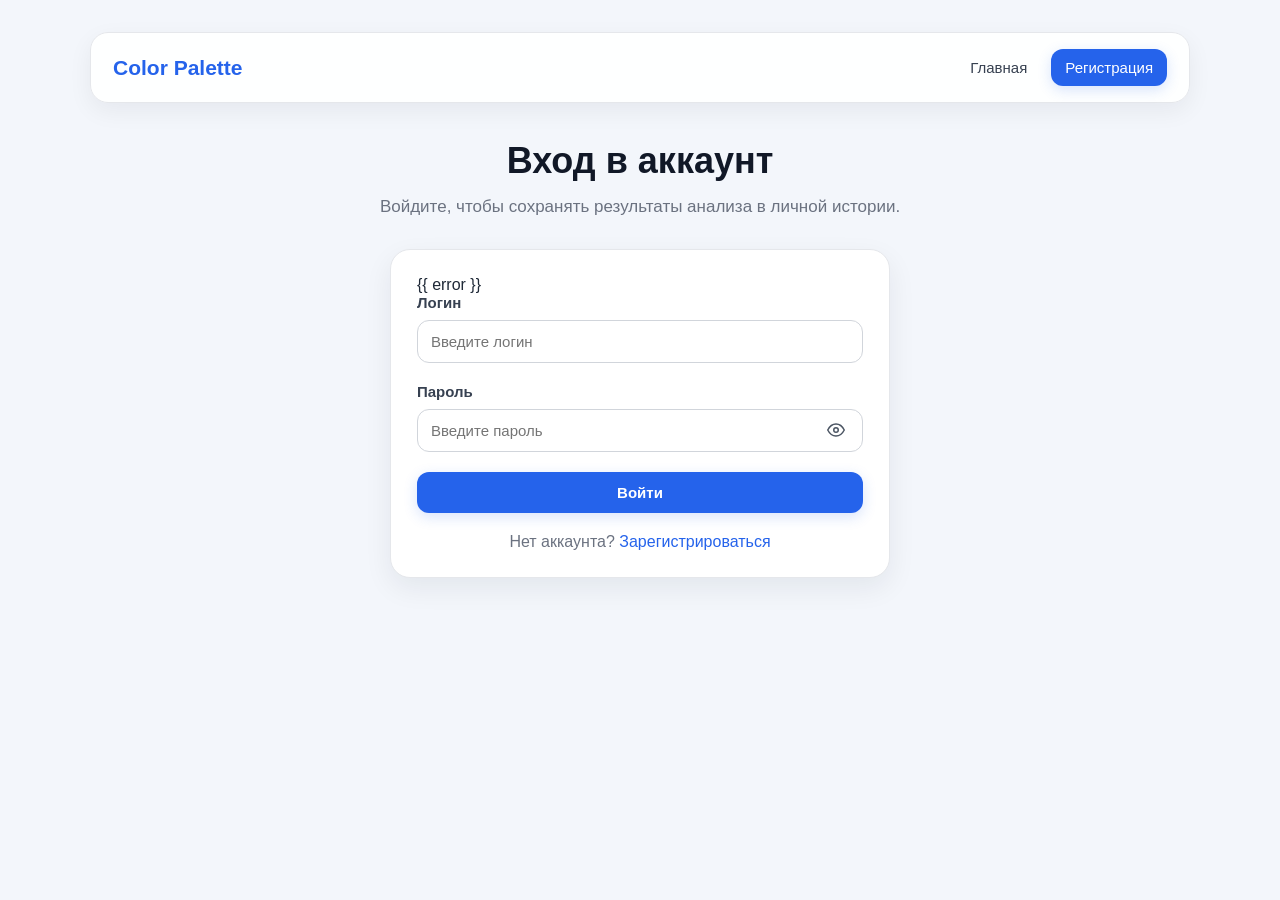
<file: templates/login.html>
<!DOCTYPE html>
<html lang="ru">
<head>
    <meta charset="UTF-8">
    <title>Вход</title>
    <link rel="stylesheet" href="/static/style.css">
</head>
<body>
<div class="page">
    <nav class="navbar">
        <a class="logo" href="/">Color Palette</a>

        <div class="nav-actions">
            <a class="nav-link" href="/">Главная</a>
            <a class="nav-button" href="/register">Регистрация</a>
        </div>
    </nav>

    <header class="header center">
        <h1>Вход в аккаунт</h1>

        <p class="subtitle">
            Войдите, чтобы сохранять результаты анализа в личной истории.
        </p>
    </header>

    <main class="card auth-card">
        {{ error }}

        <form action="/login" method="post">
            <div class="form-group">
                <label for="username">Логин</label>

                <input
                    id="username"
                    type="text"
                    name="username"
                    placeholder="Введите логин"
                    autocomplete="username"
                    minlength="3"
                    maxlength="20"
                    pattern="[A-Za-z][A-Za-z0-9_]{2,19}"
                    required
                >
            </div>

            <div class="form-group">
                <label for="password">Пароль</label>

                <div class="password-field">
                    <input
                        id="password"
                        type="password"
                        name="password"
                        placeholder="Введите пароль"
                        autocomplete="current-password"
                        minlength="8"
                        maxlength="20"
                        required
                    >

                    <button
                        class="password-toggle"
                        type="button"
                        onclick="togglePassword('password', this)"
                        aria-label="Показать или скрыть пароль"
                    >
                        <svg
                            class="eye-icon"
                            xmlns="http://www.w3.org/2000/svg"
                            viewBox="0 0 24 24"
                            fill="none"
                            stroke="currentColor"
                            stroke-width="2"
                            stroke-linecap="round"
                            stroke-linejoin="round"
                        >
                            <path d="M1 12C3.5 7 7 4 12 4s8.5 3 11 8c-2.5 5-6 8-11 8S3.5 17 1 12z"/>
                            <circle cx="12" cy="12" r="3"/>
                        </svg>
                    </button>
                </div>
            </div>

            <button type="submit">
                Войти
            </button>
        </form>

        <div class="auth-hint">
            Нет аккаунта?
            <a href="/register">Зарегистрироваться</a>
        </div>
    </main>
</div>

<script>
function togglePassword(inputId, button) {
    const input = document.getElementById(inputId);

    if (input.type === "password") {
        input.type = "text";
        button.classList.add("active");
    } else {
        input.type = "password";
        button.classList.remove("active");
    }
}
</script>
</body>
</html>
</file>
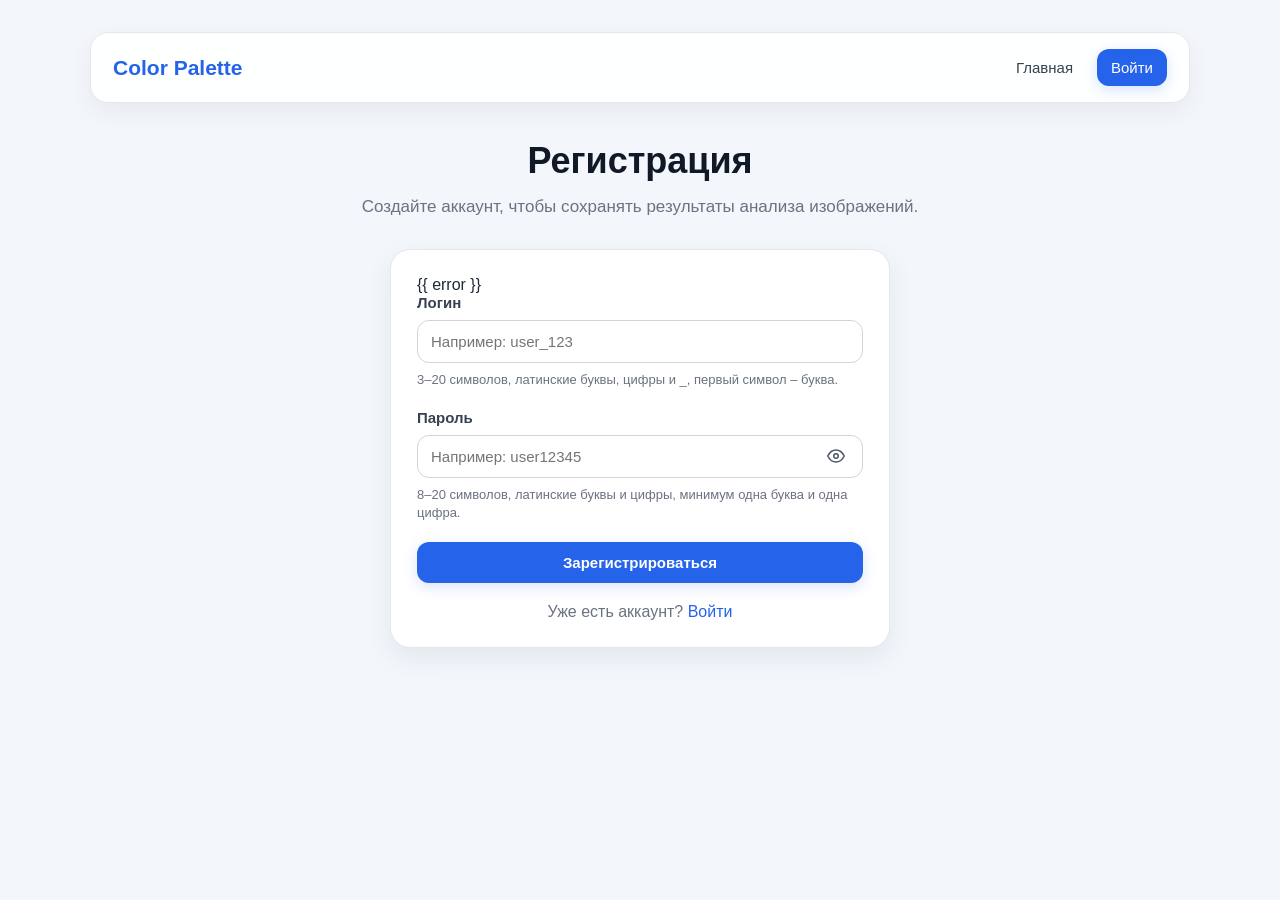
<file: templates/register.html>
<!DOCTYPE html>
<html lang="ru">
<head>
    <meta charset="UTF-8">
    <title>Регистрация</title>
    <link rel="stylesheet" href="/static/style.css">
</head>
<body>
<div class="page">
    <nav class="navbar">
        <a class="logo" href="/">Color Palette</a>

        <div class="nav-actions">
            <a class="nav-link" href="/">Главная</a>
            <a class="nav-button" href="/login">Войти</a>
        </div>
    </nav>

    <header class="header center">
        <h1>Регистрация</h1>

        <p class="subtitle">
            Создайте аккаунт, чтобы сохранять результаты анализа изображений.
        </p>
    </header>

    <main class="card auth-card">
        {{ error }}

        <form action="/register" method="post">
            <div class="form-group">
                <label for="username">Логин</label>

                <input
                    id="username"
                    type="text"
                    name="username"
                    placeholder="Например: user_123"
                    autocomplete="username"
                    minlength="3"
                    maxlength="20"
                    pattern="[A-Za-z][A-Za-z0-9_]{2,19}"
                    required
                >

                <div class="input-help">
                    3–20 символов, латинские буквы, цифры и _, первый символ – буква.
                </div>
            </div>

            <div class="form-group">
                <label for="password">Пароль</label>

                <div class="password-field">
                    <input
                        id="password"
                        type="password"
                        name="password"
                        placeholder="Например: user12345"
                        autocomplete="new-password"
                        minlength="8"
                        maxlength="20"
                        pattern="(?=.*[A-Za-z])(?=.*\d)[A-Za-z\d]{8,20}"
                        required
                    >

                    <button
                        class="password-toggle"
                        type="button"
                        onclick="togglePassword('password', this)"
                        aria-label="Показать или скрыть пароль"
                    >
                        <svg
                            class="eye-icon"
                            xmlns="http://www.w3.org/2000/svg"
                            viewBox="0 0 24 24"
                            fill="none"
                            stroke="currentColor"
                            stroke-width="2"
                            stroke-linecap="round"
                            stroke-linejoin="round"
                        >
                            <path d="M1 12C3.5 7 7 4 12 4s8.5 3 11 8c-2.5 5-6 8-11 8S3.5 17 1 12z"/>
                            <circle cx="12" cy="12" r="3"/>
                        </svg>
                    </button>
                </div>

                <div class="input-help">
                    8–20 символов, латинские буквы и цифры, минимум одна буква и одна цифра.
                </div>
            </div>

            <button type="submit">
                Зарегистрироваться
            </button>
        </form>

        <div class="auth-hint">
            Уже есть аккаунт?
            <a href="/login">Войти</a>
        </div>
    </main>
</div>

<script>
function togglePassword(inputId, button) {
    const input = document.getElementById(inputId);

    if (input.type === "password") {
        input.type = "text";
        button.classList.add("active");
    } else {
        input.type = "password";
        button.classList.remove("active");
    }
}
</script>
</body>
</html>
</file>
<file: static/style.css>
* {
    box-sizing: border-box;
}

body {
    margin: 0;
    min-height: 100vh;
    background: #f3f6fb;
    color: #1f2937;
    font-family: "Segoe UI", Arial, sans-serif;
}

.page {
    width: 92%;
    max-width: 1100px;
    margin: 0 auto;
    padding: 32px 0 48px;
}

.navbar {
    position: sticky;
    top: 16px;
    z-index: 100;

    display: flex;
    justify-content: space-between;
    align-items: center;
    gap: 20px;

    margin-bottom: 36px;
    padding: 16px 22px;

    background: rgba(255, 255, 255, 0.96);

    border: 1px solid #e5e7eb;
    border-radius: 18px;

    box-shadow: 0 8px 24px rgba(15, 23, 42, 0.06);
}

.logo {
    color: #2563eb;
    font-size: 21px;
    font-weight: 700;
    text-decoration: none;
}

.nav-actions {
    display: flex;
    align-items: center;
    gap: 10px;
    flex-wrap: wrap;
}

.nav-link,
.nav-button {
    display: inline-block;

    padding: 10px 14px;

    border-radius: 12px;

    font-size: 15px;
    font-weight: 500;
    text-decoration: none;

    transition:
        background 0.2s,
        color 0.2s,
        transform 0.2s,
        box-shadow 0.2s;
}

.nav-link {
    color: #374151;
}

.nav-link:hover {
    background: #eef2ff;
    color: #111827;

    transform: translateY(-1px);
}

.nav-button {
    background: #2563eb;
    color: #ffffff;

    box-shadow: 0 4px 14px rgba(37, 99, 235, 0.18);
}

.nav-button:hover {
    background: #1d4ed8;
    color: #ffffff;

    transform: translateY(-2px);

    box-shadow: 0 10px 22px rgba(37, 99, 235, 0.28);
}

.logout-form {
    margin: 0;
}

.logout-button {
    width: auto;
    font-family: inherit;
}

.header {
    margin-bottom: 28px;
}

.header.center {
    text-align: center;
}

h1 {
    margin: 0;

    color: #111827;

    font-size: 36px;
    line-height: 1.2;
}

.subtitle {
    max-width: 680px;
    margin: 12px 0 0;

    color: #6b7280;

    font-size: 17px;
    line-height: 1.55;
}

.header.center .subtitle {
    margin-left: auto;
    margin-right: auto;
}

.card {
    padding: 26px;

    background: #ffffff;

    border: 1px solid #e5e7eb;
    border-radius: 20px;

    box-shadow: 0 10px 28px rgba(15, 23, 42, 0.07);
}

.upload-card,
.auth-card {
    max-width: 640px;
    margin: 0 auto;
}

.auth-card {
    max-width: 500px;
}

.upload-title,
.section-title,
.account-card h2 {
    margin: 0 0 16px;

    color: #111827;

    font-size: 22px;
}

.upload-text,
.account-text {
    margin: 0 0 22px;

    color: #6b7280;

    line-height: 1.55;
}

.notice {
    margin-bottom: 20px;
    padding: 13px 15px;

    background: #eff6ff;

    border: 1px solid #bfdbfe;
    border-radius: 12px;

    color: #1e40af;

    line-height: 1.45;
}

.notice.success {
    background: #ecfdf5;
    border-color: #bbf7d0;
    color: #166534;
}

.form-error {
    margin-bottom: 20px;
    padding: 13px 15px;

    background: #fef2f2;

    border: 1px solid #fecaca;
    border-radius: 12px;

    color: #991b1b;
}

.form-group {
    margin-bottom: 20px;
}

.form-group label {
    display: block;

    margin-bottom: 9px;

    color: #374151;

    font-size: 15px;
    font-weight: 600;
}

.file-box {
    margin-bottom: 22px;
}

.file-box input[type="file"] {
    display: none;
}

.file-label {
    display: flex;
    align-items: center;
    justify-content: center;

    min-height: 150px;
    padding: 28px;

    background: #f8fafc;

    border: 2px dashed #cbd5e1;
    border-radius: 16px;

    cursor: pointer;

    transition:
        background 0.2s,
        border-color 0.2s,
        transform 0.2s;
}

.file-label:hover {
    background: #f1f5f9;
    border-color: #94a3b8;

    transform: translateY(-2px);
}

.file-label-content {
    display: flex;
    flex-direction: column;
    align-items: center;
    justify-content: center;

    gap: 6px;

    text-align: center;
}

.file-label-title {
    color: #111827;

    font-size: 18px;
    font-weight: 600;
}

.file-name {
    color: #6b7280;
    font-size: 14px;
}

input[type="text"],
input[type="password"],
select {
    width: 100%;
    padding: 12px 13px;

    background: #ffffff;

    border: 1px solid #d1d5db;
    border-radius: 12px;

    color: #111827;
    font-size: 15px;

    transition:
        border-color 0.2s,
        box-shadow 0.2s;
}

input[type="text"]:focus,
input[type="password"]:focus,
select:focus {
    outline: none;

    border-color: #2563eb;

    box-shadow: 0 0 0 3px rgba(37, 99, 235, 0.14);
}

button,
.button,
.download-button,
.account-action,
.open-link {
    display: inline-block;

    padding: 12px 16px;

    background: #2563eb;

    border: none;
    border-radius: 12px;

    color: #ffffff;

    font-size: 15px;
    font-weight: 600;
    text-align: center;
    text-decoration: none;

    cursor: pointer;

    box-shadow: 0 4px 14px rgba(37, 99, 235, 0.18);

    transition:
        background 0.2s,
        transform 0.2s,
        box-shadow 0.2s;
}

button:hover,
.button:hover,
.download-button:hover,
.account-action:hover,
.open-link:hover {
    background: #1d4ed8;
    color: #ffffff;

    text-decoration: none;

    transform: translateY(-2px);

    box-shadow: 0 10px 22px rgba(37, 99, 235, 0.28);
}

button {
    width: 100%;
}

a {
    color: #2563eb;
    text-decoration: none;

    transition: color 0.2s;
}

a:hover {
    color: #1d4ed8;
}

.input-help {
    margin-top: 8px;

    color: #6b7280;

    font-size: 13px;
    line-height: 1.4;
}

.password-field {
    position: relative;
}

.password-field input {
    padding-right: 52px;
}

.password-toggle {
    position: absolute;
    right: 9px;
    top: 50%;

    width: 36px;
    height: 36px;
    padding: 0;

    background: transparent;

    border-radius: 10px;

    color: #4b5563;

    transform: translateY(-50%);

    box-shadow: none;
}

.password-toggle:hover {
    background: #f3f4f6;

    color: #111827;

    transform: translateY(-50%);
    box-shadow: none;
}

.password-toggle.active {
    background: #eff6ff;
    color: #2563eb;
}

.eye-icon {
    display: block;

    width: 18px;
    height: 18px;

    margin: 0 auto;
}

.auth-hint {
    margin-top: 20px;

    color: #6b7280;

    text-align: center;
}

.result-layout {
    display: grid;
    grid-template-columns: 1fr 1fr;
    gap: 24px;

    align-items: start;
}

.preview {
    width: 100%;
    max-height: 520px;

    object-fit: contain;

    background: #f3f4f6;

    border: 1px solid #e5e7eb;
    border-radius: 16px;
}

.file-info {
    margin-top: 18px;
    padding-top: 18px;

    border-top: 1px solid #e5e7eb;
}

.file-info .info-row:last-child {
    margin-bottom: 0;
}

.result-header {
    display: flex;
    justify-content: space-between;
    align-items: center;
    gap: 16px;

    margin-bottom: 18px;
}

.result-header .section-title {
    margin: 0;
}

.small-download {
    width: auto;
    padding: 11px 15px;

    white-space: nowrap;
}

.info-row {
    margin-bottom: 16px;
}

.info-label {
    display: block;

    margin-bottom: 4px;

    color: #6b7280;

    font-size: 13px;
}

.info-value {
    color: #111827;

    font-size: 15px;

    word-break: break-word;
}

.palette {
    display: grid;
    grid-template-columns: repeat(auto-fit, minmax(140px, 1fr));
    gap: 14px;
}

.color-item {
    overflow: hidden;

    background: #ffffff;

    border: 1px solid #e5e7eb;
    border-radius: 16px;

    cursor: pointer;

    transition:
        transform 0.2s,
        box-shadow 0.2s;
}

.color-item:hover {
    transform: translateY(-2px);

    box-shadow: 0 10px 22px rgba(15, 23, 42, 0.08);
}

.color-box {
    height: 105px;
}

.color-item span {
    display: block;

    padding: 13px;

    color: #111827;

    font-weight: 600;
    text-align: center;
}

.small-note {
    margin: 14px 0 0;

    color: #6b7280;

    font-size: 14px;
}

.links {
    display: flex;
    justify-content: center;
    gap: 14px;
    flex-wrap: wrap;

    margin-top: 22px;
}

.history-list {
    display: grid;
    gap: 14px;
}

.history-item {
    display: grid;
    grid-template-columns: 1fr auto;
    gap: 18px;

    align-items: center;

    padding: 16px;

    background: #ffffff;

    border: 1px solid #e5e7eb;
    border-radius: 16px;

    transition:
        transform 0.2s,
        box-shadow 0.2s;
}

.history-item:hover {
    transform: translateY(-2px);

    box-shadow: 0 10px 22px rgba(15, 23, 42, 0.06);
}

.history-name {
    margin-bottom: 5px;

    color: #111827;

    font-size: 17px;
    font-weight: 600;
}

.history-date {
    color: #6b7280;
    font-size: 14px;
}

.small-palette {
    display: flex;
    gap: 6px;
    flex-wrap: wrap;

    margin-top: 10px;
}

.small-color {
    display: inline-block;

    width: 28px;
    height: 28px;

    border: 1px solid #d1d5db;
    border-radius: 8px;
}

.history-actions {
    display: flex;
    align-items: center;
    gap: 10px;
    flex-wrap: wrap;
}

.history-actions form {
    margin: 0;
}

.delete-button,
.delete-account-button {
    width: auto;
    padding: 12px 16px;

    background: #b94242;

    border: none;
    border-radius: 12px;

    color: #ffffff;

    font-size: 15px;
    font-weight: 600;

    box-shadow: 0 4px 14px rgba(185, 66, 66, 0.18);

    transition:
        background 0.2s,
        transform 0.2s,
        box-shadow 0.2s;
}

.delete-button:hover,
.delete-account-button:hover {
    background: #a83838;

    transform: translateY(-2px);

    box-shadow: 0 10px 22px rgba(185, 66, 66, 0.28);
}

.empty {
    padding: 28px;

    color: #6b7280;

    text-align: center;
}

.account-layout {
    display: grid;
    grid-template-columns: 1fr 1fr;
    gap: 22px;
}

.account-actions {
    display: flex;
    gap: 12px;
    flex-wrap: wrap;

    margin-top: 18px;
}

.account-action.secondary {
    background: #f3f4f6;
    color: #374151;

    box-shadow: none;
}

.account-action.secondary:hover {
    background: #e5e7eb;
    color: #111827;

    box-shadow: none;
}

.danger-zone {
    grid-column: 1 / -1;

    background: #fff7f7;

    border-color: #fecaca;
}

.danger-zone h2 {
    color: #991b1b;
}

.danger-zone p {
    color: #7f1d1d;
    line-height: 1.5;
}

.toast {
    position: fixed;
    bottom: 28px;
    left: 50%;
    z-index: 1000;

    padding: 12px 18px;

    background: #111827;

    border-radius: 12px;

    color: #ffffff;

    font-size: 14px;

    opacity: 0;

    transform: translateX(-50%) translateY(20px);

    transition:
        opacity 0.25s,
        transform 0.25s;
}

.toast.show {
    opacity: 1;

    transform: translateX(-50%) translateY(0);
}

@media (max-width: 850px) {
    h1 {
        font-size: 30px;
    }

    .result-layout,
    .account-layout {
        grid-template-columns: 1fr;
    }

    .danger-zone {
        grid-column: auto;
    }
}

@media (max-width: 700px) {
    .navbar {
        flex-direction: column;
        align-items: flex-start;
    }

    .nav-actions {
        width: 100%;
    }

    .history-item {
        grid-template-columns: 1fr;
    }

    .history-actions {
        justify-content: flex-start;
    }
}

.history-header {
    display: flex;
    justify-content: space-between;
    align-items: flex-end;
    gap: 24px;
}

.clear-history-button {
    width: auto;
    min-width: 180px;
    margin-bottom: 4px;
    white-space: nowrap;
}

@media (max-width: 700px) {
    .history-header {
        flex-direction: column;
        align-items: flex-start;
    }

    .clear-history-button {
        width: 100%;
    }
}
</file>
